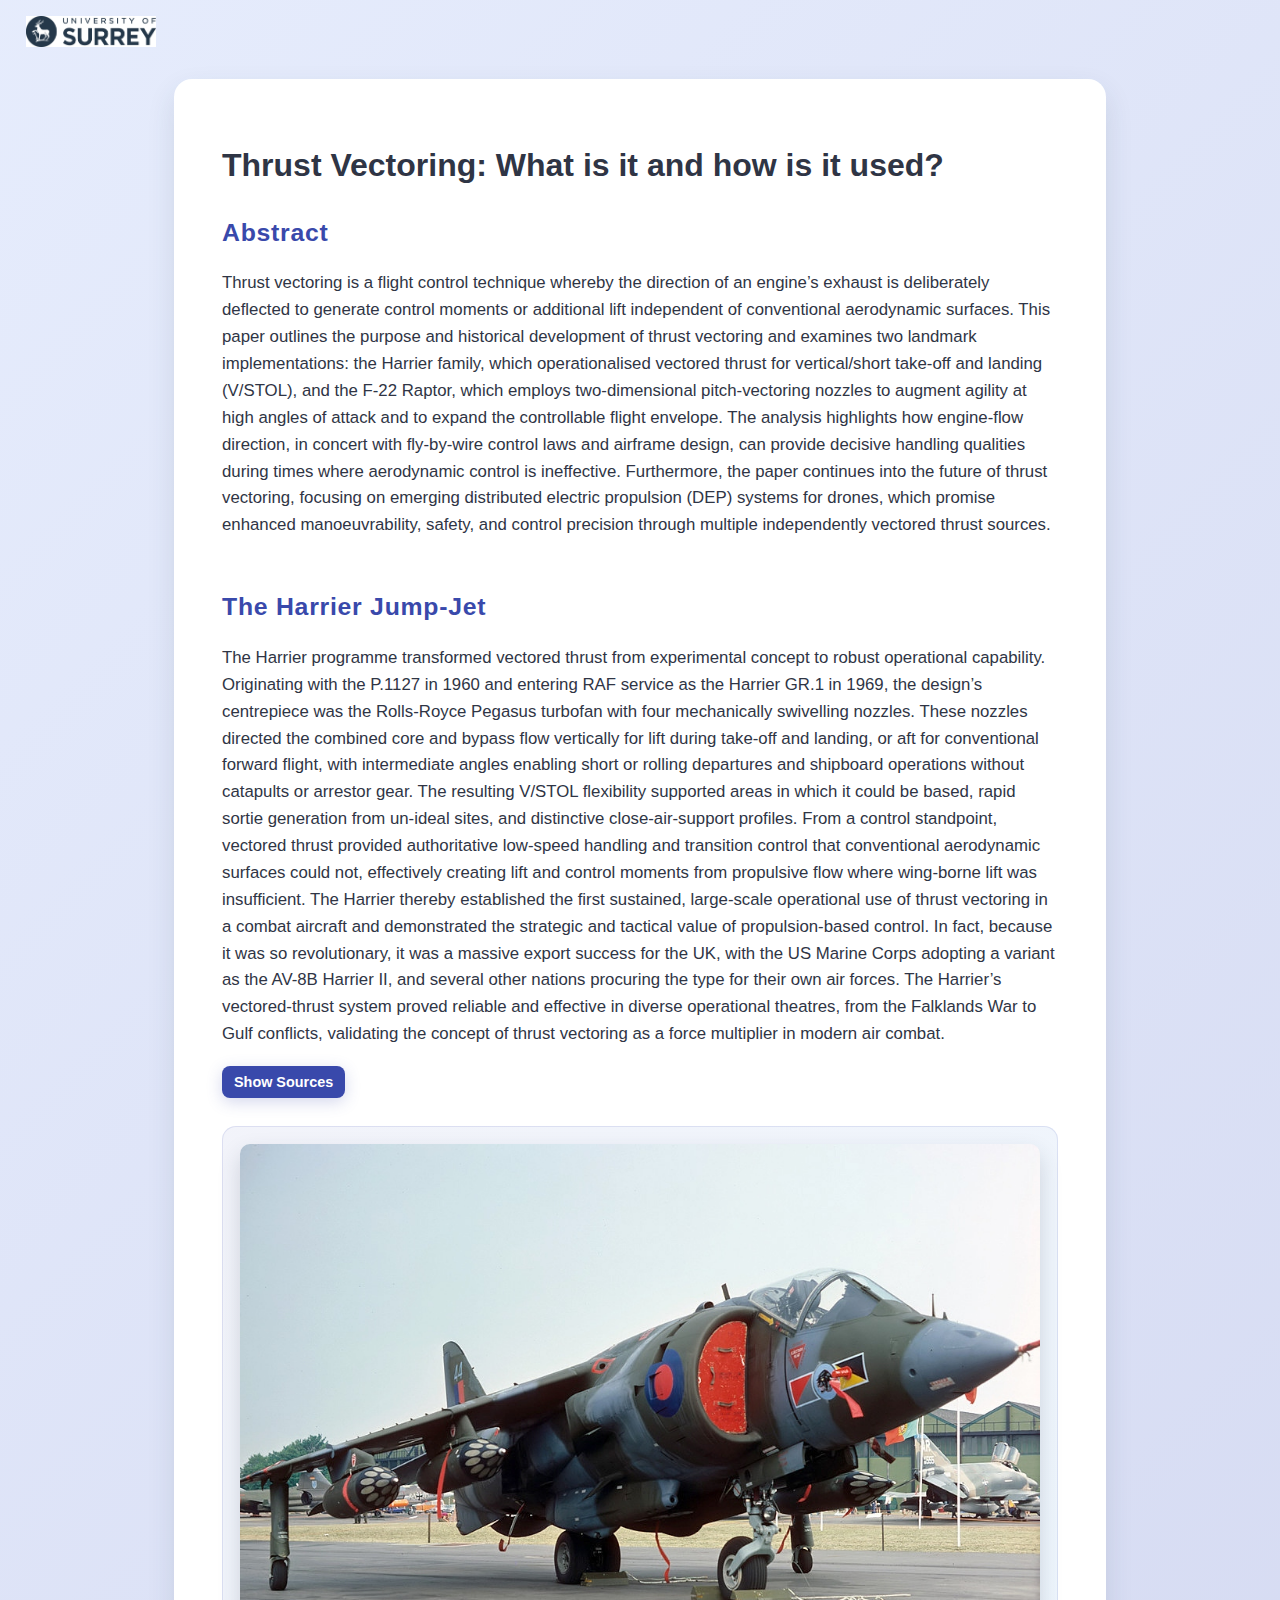
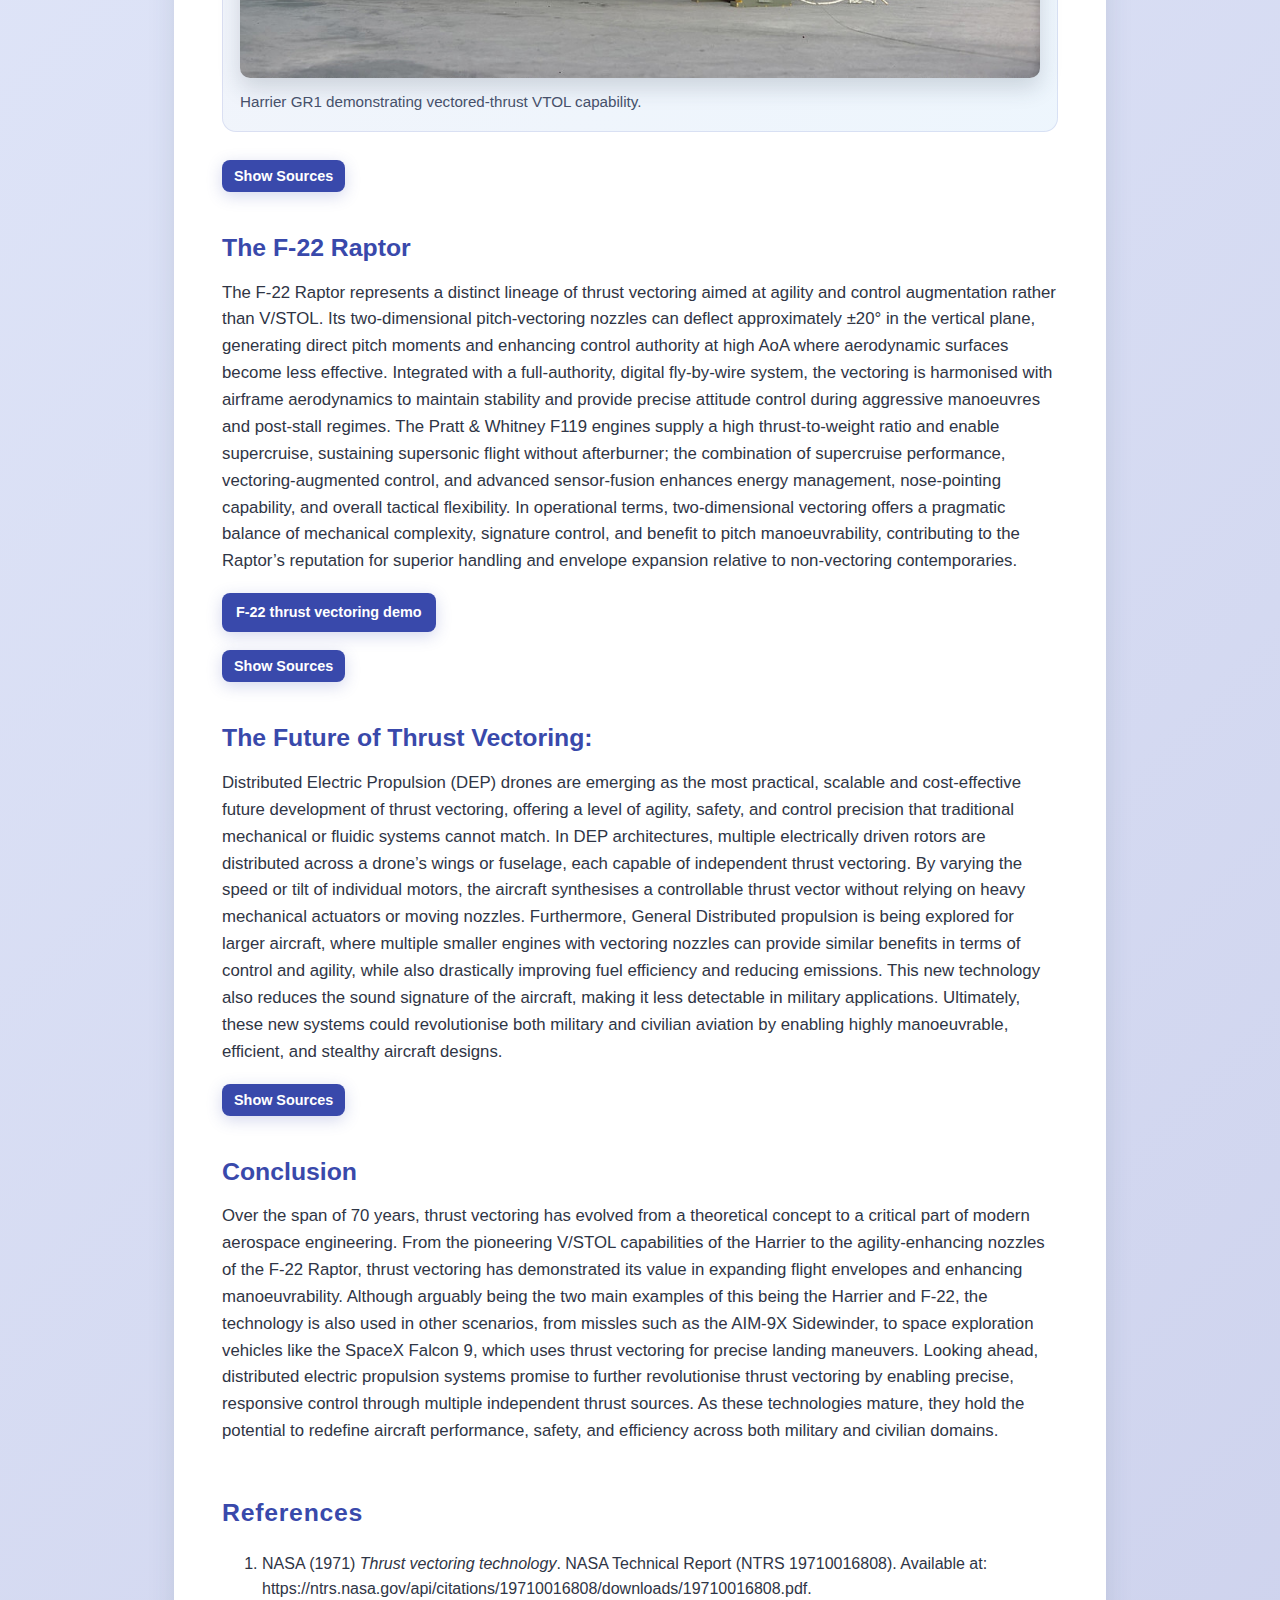
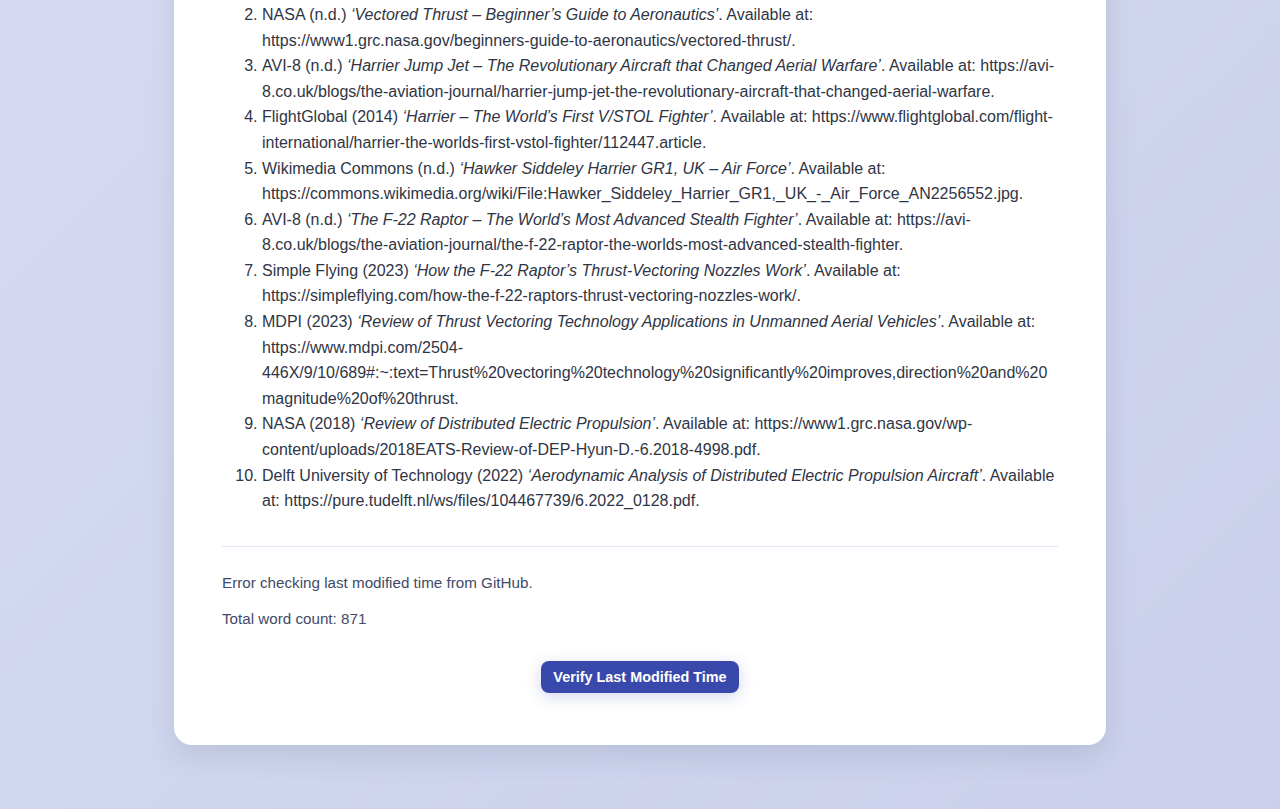
<file: index.html>
<!DOCTYPE html>
<html lang="en">
<head>
  <meta charset="UTF-8" />
  <meta name="viewport" content="width=device-width, initial-scale=1.0"/>
  <title>Thrust Vectoring</title>
  <meta name="description" content="Learn about thrust vectoring technology used in aircraft and spacecraft.">
  <link rel="stylesheet" href="styles.css">
  <style>
    #references li, #references a {
      overflow-wrap: anywhere;
      word-break: break-word;
    }
  </style>
  </head>
<body>
  <img src="WebBanner2023.png" alt="University of Surrey text logo with dark silhouette of a stag against a light background" class="top-left-logo">

  <main class="content-shell">
    <section class="content">

      <h1 class="page-title">Thrust Vectoring: What is it and how is it used?</h1>

      <div id="Abstract_InText" class="content-section">
        <h2>Abstract</h2>
        <p>
          Thrust vectoring is a flight control technique whereby the direction of an engine’s exhaust is deliberately deflected to generate control moments or additional lift independent of conventional aerodynamic surfaces. This paper outlines the purpose and historical development of thrust vectoring and examines two landmark implementations: the Harrier family, which operationalised vectored thrust for vertical/short take-off and landing (V/STOL), and the F-22 Raptor, which employs two-dimensional pitch-vectoring nozzles to augment agility at high angles of attack and to expand the controllable flight envelope. The analysis highlights how engine-flow direction, in concert with fly-by-wire control laws and airframe design, can provide decisive handling qualities during times where aerodynamic control is ineffective. Furthermore, the paper continues into the future of thrust vectoring, focusing on emerging distributed electric propulsion (DEP) systems for drones, which promise enhanced manoeuvrability, safety, and control precision through multiple independently vectored thrust sources.
        </p>
      </div>

      <div id="Analysis_InText" class="content-section">
        <h2>The Harrier Jump-Jet</h2>
        <p>
          The Harrier programme transformed vectored thrust from experimental concept to robust operational capability. Originating with the P.1127 in 1960 and entering RAF service as the Harrier GR.1 in 1969, the design’s centrepiece was the Rolls-Royce Pegasus turbofan with four mechanically swivelling nozzles. These nozzles directed the combined core and bypass flow vertically for lift during take-off and landing, or aft for conventional forward flight, with intermediate angles enabling short or rolling departures and shipboard operations without catapults or arrestor gear. The resulting V/STOL flexibility supported areas in which it could be based, rapid sortie generation from un-ideal sites, and distinctive close-air-support profiles. From a control standpoint, vectored thrust provided authoritative low-speed handling and transition control that conventional aerodynamic surfaces could not, effectively creating lift and control moments from propulsive flow where wing-borne lift was insufficient. The Harrier thereby established the first sustained, large-scale operational use of thrust vectoring in a combat aircraft and demonstrated the strategic and tactical value of propulsion-based control.
          In fact, because it was so revolutionary, it was a massive export success for the UK, with the US Marine Corps adopting a variant as the AV-8B Harrier II, and several other nations procuring the type for their own air forces. The Harrier’s vectored-thrust system proved reliable and effective in diverse operational theatres, from the Falklands War to Gulf conflicts, validating the concept of thrust vectoring as a force multiplier in modern air combat.
        </p>

        <p class="sources-panel">
          <button type="button" class="toggle-sources" aria-expanded="false" aria-controls="sources-list-2">
            Show Sources
          </button>
        </p>
        <ul id="sources-list-2" class="sources-list" hidden>
          <li>
            <a href="https://avi-8.co.uk/blogs/the-aviation-journal/harrier-jump-jet-the-revolutionary-aircraft-that-changed-aerial-warfare?srsltid=AfmBOopd53ivsSnMdTi5_lY61qMb3VS7OeuXaW2B0xB5tk2K3FI7WL5t&shpxid=a7d4b7df-4472-4c26-bef5-f40c8eb603aa" target="_blank" rel="noopener">
              AVI-8: Harrier Jump Jet - The Revolutionary Aircraft that Changed Aerial Warfare
            </a>
          </li>
          <li>
            <a href="https://www.flightglobal.com/flight-international/harrier-the-worlds-first-vstol-fighter/112447.article" target="_blank" rel="noopener">
              Flight Global: Harrier - The World's First V/STOL Fighter
            </a>
          </li>
        </ul>

        <figure class="content-figure">
          <img src="harrier-jump-jet.jpg" alt="Harrier GR1 on display on a runway" class="content-image">
          <figcaption>Harrier GR1 demonstrating vectored-thrust VTOL capability.</figcaption>
        </figure>

        <p class="sources-panel">
          <button type="button" class="toggle-sources" aria-expanded="false" aria-controls="sources-list-5">
            Show Sources
          </button>
        </p>
        <ul id="sources-list-5" class="sources-list" hidden>
          <li>
            <a href="https://commons.wikimedia.org/wiki/File:Hawker_Siddeley_Harrier_GR1,_UK_-_Air_Force_AN2256552.jpg" target="_blank" rel="noopener">
              Wikimedia Commons: Harrier GR1
            </a>
          </li>
        </ul>

        <h3>The F-22 Raptor</h3>
        <p>
          The F-22 Raptor represents a distinct lineage of thrust vectoring aimed at agility and control augmentation rather than V/STOL. Its two-dimensional pitch-vectoring nozzles can deflect approximately ±20° in the vertical plane, generating direct pitch moments and enhancing control authority at high AoA where aerodynamic surfaces become less effective. Integrated with a full-authority, digital fly-by-wire system, the vectoring is harmonised with airframe aerodynamics to maintain stability and provide precise attitude control during aggressive manoeuvres and post-stall regimes. The Pratt & Whitney F119 engines supply a high thrust-to-weight ratio and enable supercruise, sustaining supersonic flight without afterburner; the combination of supercruise performance, vectoring-augmented control, and advanced sensor-fusion enhances energy management, nose-pointing capability, and overall tactical flexibility. In operational terms, two-dimensional vectoring offers a pragmatic balance of mechanical complexity, signature control, and benefit to pitch manoeuvrability, contributing to the Raptor’s reputation for superior handling and envelope expansion relative to non-vectoring contemporaries.
        </p>

        <p class="media-actions">
          <a href="https://www.youtube.com/watch?v=wdLVZDNPdfQ" target="_blank" rel="noopener" class="video-button">F-22 thrust vectoring demo</a>
        </p>
      
        <p class="sources-panel">
          <button type="button" class="toggle-sources" aria-expanded="false" aria-controls="sources-list-3">
            Show Sources
          </button>
        </p>
        <ul id="sources-list-3" class="sources-list" hidden>
          <li>
            <a href="https://avi-8.co.uk/blogs/the-aviation-journal/the-f-22-raptor-the-worlds-most-advanced-stealth-fighter?srsltid=AfmBOooI4i5jtyMBZ8Exh9bavr-we2WSAQjLXu0U58U0b7FWYgba4x-9&shpxid=b06436c0-976e-4f9f-9b5d-716efcb4ab71" target="_blank" rel="noopener">
              AVI-8: The F-22 Raptor – The World’s Most Advanced Stealth Fighter
            </a>
          </li>
          <li>
            <a href="https://simpleflying.com/how-the-f-22-raptors-thrust-vectoring-nozzles-work/" target="_blank" rel="noopener">
              Simple Flying: How the F-22 Raptor’s Thrust-Vectoring Nozzles Work
            </a>
          </li>
        </ul>

        <h4>The Future of Thrust Vectoring:</h4>
        <p>
          Distributed Electric Propulsion (DEP) drones are emerging as the most practical, scalable and cost-effective future development of thrust vectoring, offering a level of agility, safety, and control precision that traditional mechanical or fluidic systems cannot match.
          In DEP architectures, multiple electrically driven rotors are distributed across a drone’s wings or fuselage, each capable of independent thrust vectoring. By varying the speed or tilt of individual motors, the aircraft synthesises a controllable thrust vector without relying on heavy mechanical actuators or moving nozzles.
          Furthermore, General Distributed propulsion is being explored for larger aircraft, where multiple smaller engines with vectoring nozzles can provide similar benefits in terms of control and agility, while also drastically improving fuel efficiency and reducing emissions.
          This new technology also reduces the sound signature of the aircraft, making it less detectable in military applications. Ultimately, these new systems could revolutionise both military and civilian aviation by enabling highly manoeuvrable, efficient, and stealthy aircraft designs.
        </p>
        <p class="sources-panel">
          <button type="button" class="toggle-sources" aria-expanded="false" aria-controls="sources-list-4">
            Show Sources
          </button>
        </p>
        <ul id="sources-list-4" class="sources-list" hidden>
          <li>
            <a href="https://www.mdpi.com/2504-446X/9/10/689#:~:text=Thrust%20vectoring%20technology%20significantly%20improves,direction%20and%20magnitude%20of%20thrust." target="_blank" rel="noopener">
              Review of Thrust Vectoring Technology Applications in Unmanned Aerial Vehicles
            </a>
          </li>
          <li>
            <a href="https://www1.grc.nasa.gov/wp-content/uploads/2018EATS-Review-of-DEP-Hyun-D.-6.2018-4998.pdf" target="_blank" rel="noopener">
              NASA: Review of Distributed Electric Propulsion
            </a>
          </li>
          <li> 
            <a href="https://pure.tudelft.nl/ws/files/104467739/6.2022_0128.pdf" target="_blank" rel="noopener">
              Delft University of Technology: Aerodynamic Analysis of Distributed Electric Propulsion Aircraft
            </a>
          </li>

        </ul>
        <h5>Conclusion</h5>
        <p>
          Over the span of 70 years, thrust vectoring has evolved from a theoretical concept to a critical part of modern aerospace engineering. From the pioneering V/STOL capabilities of the Harrier to the agility-enhancing nozzles of the F-22 Raptor, thrust vectoring has demonstrated its value in expanding flight envelopes and enhancing manoeuvrability. Although arguably being the two main examples of this being the Harrier and F-22, the technology is also used in other scenarios, from missles such as the AIM-9X Sidewinder, to space exploration vehicles like the SpaceX Falcon 9, which uses thrust vectoring for precise landing maneuvers.
          Looking ahead, distributed electric propulsion systems promise to further revolutionise thrust vectoring by enabling precise, responsive control through multiple independent thrust sources. As these technologies mature, they hold the potential to redefine aircraft performance, safety, and efficiency across both military and civilian domains.
          
        </p>
      </div>

      <section id="references" class="content-section">
        <h2>References</h2>
        <ol>
          <li>
            NASA (1971) <em>Thrust vectoring technology</em>. NASA Technical Report (NTRS 19710016808). Available at: https://ntrs.nasa.gov/api/citations/19710016808/downloads/19710016808.pdf.
          </li>
          <li>
            NASA (n.d.) <em>‘Vectored Thrust – Beginner’s Guide to Aeronautics’</em>. Available at: https://www1.grc.nasa.gov/beginners-guide-to-aeronautics/vectored-thrust/.
          </li>
          <li>
            AVI-8 (n.d.) <em>‘Harrier Jump Jet – The Revolutionary Aircraft that Changed Aerial Warfare’</em>. Available at: https://avi-8.co.uk/blogs/the-aviation-journal/harrier-jump-jet-the-revolutionary-aircraft-that-changed-aerial-warfare.
          </li>
          <li>
            FlightGlobal (2014) <em>‘Harrier – The World’s First V/STOL Fighter’</em>. Available at: https://www.flightglobal.com/flight-international/harrier-the-worlds-first-vstol-fighter/112447.article.
          </li>
          <li>
            Wikimedia Commons (n.d.) <em>‘Hawker Siddeley Harrier GR1, UK – Air Force’</em>. Available at: https://commons.wikimedia.org/wiki/File:Hawker_Siddeley_Harrier_GR1,_UK_-_Air_Force_AN2256552.jpg.
          </li>
          <li>
            AVI-8 (n.d.) <em>‘The F-22 Raptor – The World’s Most Advanced Stealth Fighter’</em>. Available at: https://avi-8.co.uk/blogs/the-aviation-journal/the-f-22-raptor-the-worlds-most-advanced-stealth-fighter.
          </li>
          <li>
            Simple Flying (2023) <em>‘How the F-22 Raptor’s Thrust-Vectoring Nozzles Work’</em>. Available at: https://simpleflying.com/how-the-f-22-raptors-thrust-vectoring-nozzles-work/.
          </li>
          <li>
            MDPI (2023) <em>‘Review of Thrust Vectoring Technology Applications in Unmanned Aerial Vehicles’</em>. Available at: https://www.mdpi.com/2504-446X/9/10/689#:~:text=Thrust%20vectoring%20technology%20significantly%20improves,direction%20and%20magnitude%20of%20thrust.
          </li>
          <li>
            NASA (2018) <em>‘Review of Distributed Electric Propulsion’</em>. Available at: https://www1.grc.nasa.gov/wp-content/uploads/2018EATS-Review-of-DEP-Hyun-D.-6.2018-4998.pdf.
          </li>
          <li>
            Delft University of Technology (2022) <em>‘Aerodynamic Analysis of Distributed Electric Propulsion Aircraft’</em>. Available at: https://pure.tudelft.nl/ws/files/104467739/6.2022_0128.pdf.
          </li>
        </ol>
      </section>

      <div class="meta">
        <div id="last-updated" class="status-message">Loading last update time...</div>
        <p id="totalWordCount" class="word-count"></p>
      </div>

      <div class="center-button">
        <button type="button" class="primary-button" id="verify-btn">Verify Last Modified Time</button>
      </div>

    </section>
  </main>

  <script>
    function getWordCountOf(sectionId) {
      const section = document.getElementById(sectionId);
      if (!section) return 0;
      const includePs = Array.from(section.querySelectorAll('p')).filter(p => {
        if (p.classList.contains('sources-panel')) return false;
        if (p.classList.contains('media-actions')) return false;
        if (p.closest('.sources-list')) return false;
        if (p.closest('figure')) return false;
        return true;
      });

      const text = includePs.map(p => p.textContent || "").join(' ');
      const words = (text.trim().match(/\b\w+\b/g) || []);
      return words.length;
    }

    function updateTotalWordCount() {
      const abstract = getWordCountOf("Abstract_InText");
      const intro = getWordCountOf("Introduction_InText");
      const analysis = getWordCountOf("Analysis_InText");
      const total = abstract + intro + analysis;
      const out = document.getElementById("totalWordCount");
      if (out) out.textContent = `Total word count: ${total}`;
    }

    function loadGhSettings() {
      let stored = {};
      try { stored = JSON.parse(localStorage.getItem("ghSettings") || "{}"); } catch (e) {}
      const defaults = {
        owner: "nr0025",
        repo: "FY0025",
        path: "HTML/Thrust vectoring.html",
        branches: ["main", "master", "gh-pages"]
      };
      const branches = Array.isArray(stored.branches)
        ? stored.branches
        : (typeof stored.branches === "string" ? stored.branches.split(",") : defaults.branches);
      return {
        owner: stored.owner || defaults.owner,
        repo: stored.repo || defaults.repo,
        path: stored.path || defaults.path,
        branches: branches.map(s => String(s).trim()).filter(Boolean)
      };
    }

    function renderGhSettings() {
      const s = loadGhSettings();
      const owner = document.getElementById("gh-owner"); if (owner) owner.value = s.owner;
      const repo = document.getElementById("gh-repo"); if (repo) repo.value = s.repo;
      const path = document.getElementById("gh-path"); if (path) path.value = s.path;
      const branches = document.getElementById("gh-branches"); if (branches) branches.value = s.branches.join(", ");
    }

    function saveGhSettings() {
      const owner = (document.getElementById("gh-owner")?.value || "").trim();
      const repo = (document.getElementById("gh-repo")?.value || "").trim();
      const path = (document.getElementById("gh-path")?.value || "").trim();
      const branchesStr = (document.getElementById("gh-branches")?.value || "").trim();
      const branches = branchesStr
        ? branchesStr.split(",").map(s => s.trim()).filter(Boolean)
        : ["main", "master", "gh-pages"];
      const settings = { owner, repo, path, branches };
      localStorage.setItem("ghSettings", JSON.stringify(settings));
      return settings;
    }

    function bindGhSettings() {
      const btn = document.getElementById("save-gh-settings");
      if (!btn) return;
      btn.addEventListener("click", () => {
        saveGhSettings();
        const status = document.getElementById("last-updated");
        if (status) status.textContent = "Settings saved. Click Verify to check last modified time.";
      });
    }

    async function getLastUpdatedTime() {
      const { owner, repo, path, branches: branchesToTry } = loadGhSettings();
      const statusEl = document.getElementById("last-updated");
      const headers = { "Accept": "application/vnd.github.v3+json" };
    
      async function branchHasPath(branch) {
        const contentsURL = `https://api.github.com/repos/${owner}/${repo}/contents/${encodeURIComponent(path)}?ref=${branch}`;
        const r = await fetch(contentsURL, { headers });
        if (r.status === 200) return true;
        if (r.status === 404) return false;
        return false;
      }
    
      async function latestCommitOnBranch(branch) {
        const commitsURL = `https://api.github.com/repos/${owner}/${repo}/commits?path=${encodeURIComponent(path)}&sha=${branch}&per_page=1`;
        const r = await fetch(commitsURL, { headers });
        if (!r.ok) return null;
        const data = await r.json();
        if (Array.isArray(data) && data.length > 0) return data[0];
        return null;
      }
    
           try {
        for (const branch of branchesToTry) {
          const exists = await branchHasPath(branch);
          if (!exists) continue;
          const commit = await latestCommitOnBranch(branch);
          if (commit) {
            const lastCommitDate = new Date(commit.commit.committer.date);
            statusEl.textContent = `Last Modified Time (branch: ${branch}): ${lastCommitDate.toLocaleString()}`;
            return;
          }
        }
        if (statusEl) {
          statusEl.textContent = "Could not find this file on any of the configured branches.";
        }
      } catch (err) {
        console.error(err);
        if (statusEl) {
          statusEl.textContent = "Error checking last modified time from GitHub.";
        }
      }
    }

    function toggleListVisibility(button, list) {
      const expanded = button.getAttribute("aria-expanded") === "true";
      button.setAttribute("aria-expanded", String(!expanded));
      if (expanded) {
        list.hidden = true;
        list.classList.remove("is-visible");
      } else {
        list.hidden = false;
        list.classList.remove("is-hidden");
        requestAnimationFrame(() => list.classList.add("is-visible"));
      }
    }

    function bindSourceToggles() {
      document.querySelectorAll(".toggle-sources[aria-controls]").forEach(btn => {
        const id = btn.getAttribute("aria-controls");
        const list = document.getElementById(id);
        if (!list) return;
        btn.addEventListener("click", () => toggleListVisibility(btn, list));
      });
    }

    
    function bindVerifyButton() {
      const btn = document.getElementById("verify-btn");
      if (!btn) return;
      btn.addEventListener("click", async () => {
        const status = document.getElementById("last-updated");
        if (status) status.textContent = "Verifying...";
        await getLastUpdatedTime();
        alert("Last modified time has been successfully verified from the GitHub API.");
      });
    }

    window.addEventListener("DOMContentLoaded", () => {
      // Bind UI first so errors elsewhere don't break buttons
      bindSourceToggles();
      renderGhSettings();
      bindGhSettings();
      bindVerifyButton();
      updateTotalWordCount();
      // Fetch last updated time (non-blocking)
      getLastUpdatedTime();
    });
  </script>
</body>
</html>
</file>
<file: styles.css>
:root {
  --color-background: #e7ecff;
  --color-card: #ffffff;
  --color-primary: #3949ab;
  --color-primary-accent: #1e88e5;
  --color-text: #2f3545;
  --color-muted: #5c6bc0;
  --shadow-soft: 0 12px 28px rgba(44, 62, 80, 0.12);
}

*, *::before, *::after { box-sizing: border-box; }
[hidden] { display: none !important; }

body {
  min-height: 100vh;
  margin: 16px;
  font-family: 'Segoe UI', Arial, sans-serif;
  background: linear-gradient(135deg, rgba(227,234,252,0.9), rgba(197,202,233,0.9));
  color: var(--color-text);
  line-height: 1.6;
  -webkit-font-smoothing: antialiased;
}

a {
  color: var(--color-primary);
  text-decoration: none;
  transition: color 0.2s ease;
}
a:hover { color: var(--color-primary-accent); }

.logo-img {
  width: 180px;
  height: 64px;
  display: block;
  margin: 12px auto 0;
  flex-shrink: 0;
  border-radius: 12px;
  background: rgba(255, 255, 255, 0.2);
  padding: 12px 16px;
  box-shadow: inset 0 0 0 1px rgba(255,255,255,0.3);
}

.content-shell {
  max-width: 980px;
  margin: 32px auto 64px;
  padding: 0 24px;
}
.content {
  background: var(--color-card);
  padding: 40px 48px;
  border-radius: 18px;
  box-shadow: var(--shadow-soft);
}

.content-section + .content-section { margin-top: 48px; }
.content-section h2 {
  font-size: 1.55rem;
  color: var(--color-primary);
  margin-bottom: 18px;
  letter-spacing: 0.03em;
}
.content-section h3 {
  font-size: 1.55rem;
  margin-top: 36px;
  margin-bottom: 12px;
  color: var(--color-primary);
}

.content-section h4 {
  font-size: 1.55rem;
  margin-top: 36px;
  margin-bottom: 12px;
  color: var(--color-primary);
}

.content-section h5 {
  font-size: 1.55rem;
  margin-top: 36px;
  margin-bottom: 12px;
  color: var(--color-primary);
}
p { margin: 0 0 18px; font-size: 1.05rem; }

.content-figure {
  margin: 28px 0;
  background: linear-gradient(135deg, rgba(92,107,192,0.08), rgba(30,136,229,0.08));
  border-radius: 14px;
  padding: 18px;
  box-shadow: inset 0 0 0 1px rgba(92,107,192,0.15);
}
.content-image {
  display: block;
  width: 100%;
  height: auto;
  border-radius: 10px;
  box-shadow: 0 10px 22px rgba(44,62,80,0.18);
}
.content-figure figcaption {
  margin-top: 12px;
  font-size: 0.95rem;
  color: #46506a;
}

.sources-panel { margin: 16px 0; }

.sources-list {
  margin: 16px 0 0;
  padding: 14px 18px;
  background: #f5f7ff;
  border-radius: 12px;
  box-shadow: inset 0 0 0 1px rgba(92,107,192,0.18);
  list-style: none;
}
.sources-list li + li { margin-top: 10px; }
.sources-list a { color: var(--color-primary); text-decoration: underline; font-weight: 600; }
.sources-list.is-visible { animation: fadeIn 220ms ease-in forwards; }

button,
.primary-button {
  display: inline-flex;
  align-items: center;
  justify-content: center;
  gap: 10px;
  padding: 8px 12px;
  font-size: 0.9rem;
  font-weight: 600;
  background: var(--color-primary);
  color: #fff;
  border: none;
  border-radius: 8px;
  cursor: pointer;
  transition: background 0.2s ease, box-shadow 0.2s ease, transform 0.15s ease;
  box-shadow: 0 4px 16px rgba(57, 73, 171, 0.22);
}

.center-button { display: flex; align-items: center; justify-content: center; margin: 12px auto; }

button:hover, .primary-button:hover, .video-button:hover {
  background: var(--color-primary-accent);
  box-shadow: 0 6px 18px rgba(30,136,229,0.32);
  transform: translateY(-1px);
}
button:focus-visible, .primary-button:focus-visible, .video-button:focus-visible {
  outline: 3px solid rgba(30,136,229,0.5);
  outline-offset: 3px;
}

.video-button {
  display: inline-flex;
  align-items: center;
  justify-content: center;
  padding: 8px 14px;
  font-size: 0.9rem;
  font-weight: 600;
  background: var(--color-primary);
  color: #fff;
  border: none;
  border-radius: 8px;
  text-decoration: none;
  transition: background 0.2s ease, box-shadow 0.2s ease, transform 0.15s ease;
  box-shadow: 0 4px 16px rgba(57,73,171,0.22);
}

.meta {
  margin-top: 32px;
  padding-top: 24px;
  border-top: 1px solid rgba(92,107,192,0.18);
  display: grid;
  gap: 12px;
}
.status-message, .word-count { font-size: 0.95rem; color: #3f4a68; }

@keyframes fadeIn {
  from { opacity: 0; transform: translateY(-6px); }
  to { opacity: 1; transform: translateY(0); }
}

@media (max-width: 820px) {
  .content { padding: 32px 24px; }
  .logo-img { width: 150px; }
}

@media (max-width: 540px) {
  .content-shell { margin: 28px auto 48px; padding: 0 16px; }
  .content { padding: 28px 20px; }
  .content-section h2 { font-size: 1.6rem; }
  .content-section h3 { font-size: 1.35rem; }
}

.top-left-logo {
  width: 130px;
  height: auto;
  display: block;
  margin: 10px 0 20px 10px;
}
</file>
